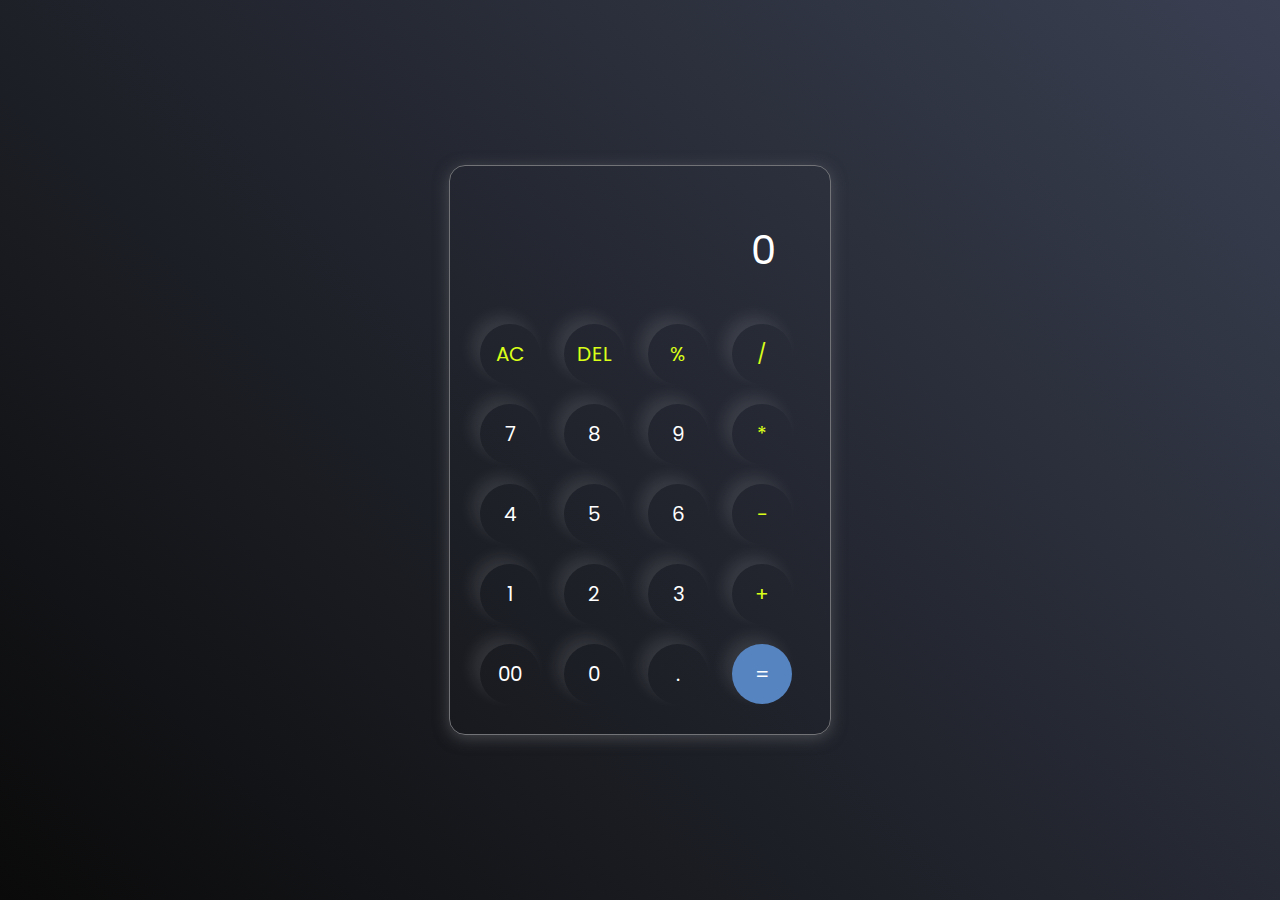
<file: calculator/index.html>
<!DOCTYPE html>
<html lang="en">
 <head> 
  <meta charset="UTF-8"> 
  <meta http-equiv="X-UA-Compatible" content="IE=edge"> 
  <meta name="viewport" content="width=device-width, initial-scale=1.0"> 
  <link rel="stylesheet" href="style.css"> 
  <title>Calculator</title> 
 </head> 
 <body> 
  <div class="container"> 
   <div class="calculator"> 
    <input type="text" id="inputBox" placeholder="0"> 
    <div> <button class="button operator">AC</button> <button class="button operator">DEL</button> <button class="button operator">%</button> <button class="button operator">/</button> 
    </div> 
    <div> <button class="button">7</button> <button class="button">8</button> <button class="button">9</button> <button class="button operator">*</button> 
    </div> 
    <div> <button class="button">4</button> <button class="button">5</button> <button class="button">6</button> <button class="button operator">-</button> 
    </div> 
    <div> <button class="button">1</button> <button class="button">2</button> <button class="button">3</button> <button class="button operator">+</button> 
    </div> 
    <div> <button class="button">00</button> <button class="button">0</button> <button class="button">.</button> <button class="button equalBtn">=</button> 
    </div> 
   </div> 
  </div> 
  <script src="script.js"></script> 
 </body>
</html>
</file>
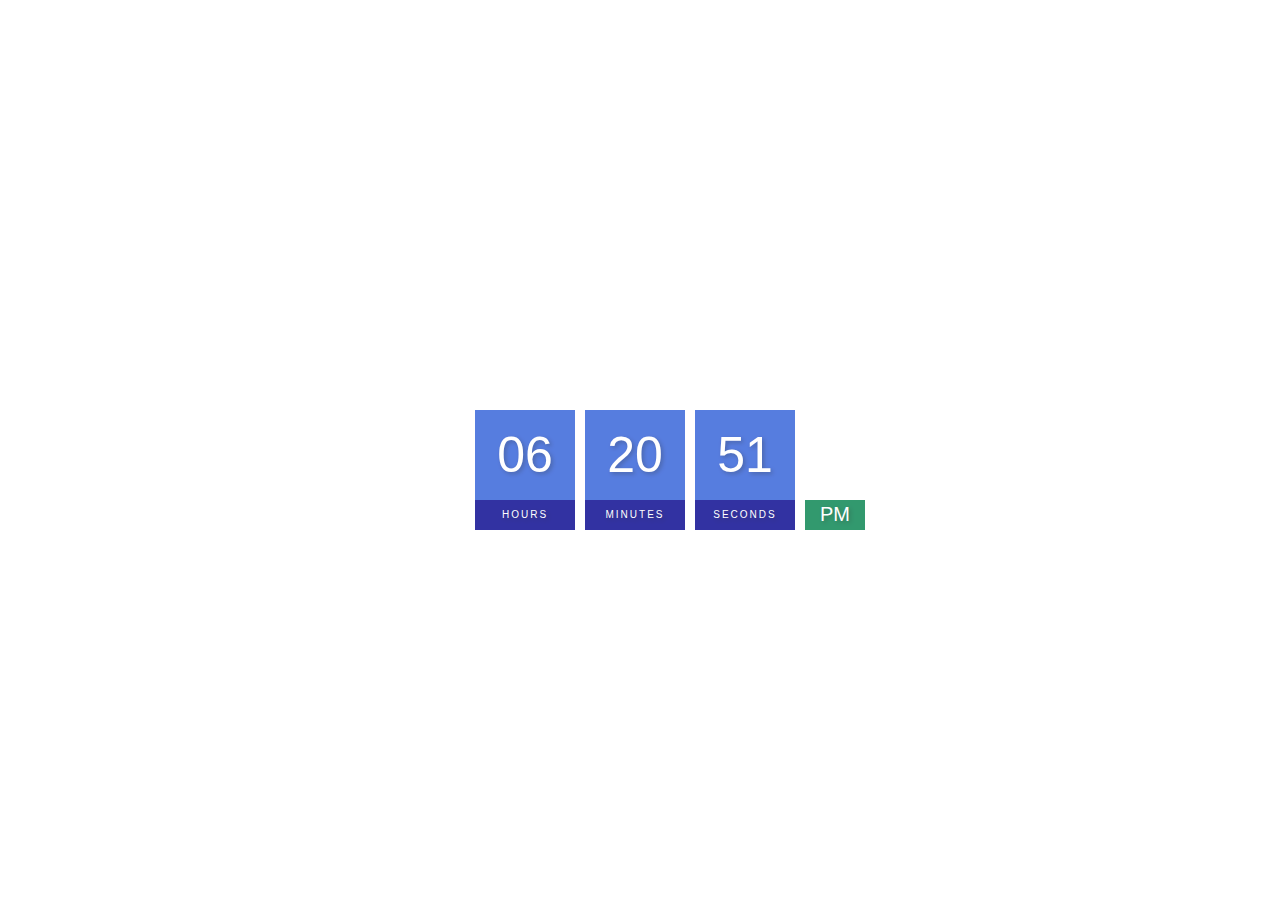
<file: digital-clock/index.html>
<!DOCTYPE html>
<html lang="en">
  <head>
    <meta charset="UTF-8" />
    <meta http-equiv="X-UA-Compatible" content="IE=edge" />
    <meta name="viewport" content="width=device-width, initial-scale=1.0" />
    <title>Digital Clock</title>
    <link rel="stylesheet" href="style.css" />
  </head>
  <body>
    <h2>Digital Clock</h2>
    <div class="clock">
      <div>
        <span id="hour">00</span>
        <span class="text">Hours</span>
      </div>
      <div>
        <span id="minutes">00</span>
        <span class="text">Minutes</span>
      </div>
      <div>
        <span id="seconds">00</span>
        <span class="text">Seconds</span>
      </div>
      <div>
        <span id="ampm">AM</span>
      </div>
    </div>
    <script src="script.js"></script>
  </body>
</html>
</file>
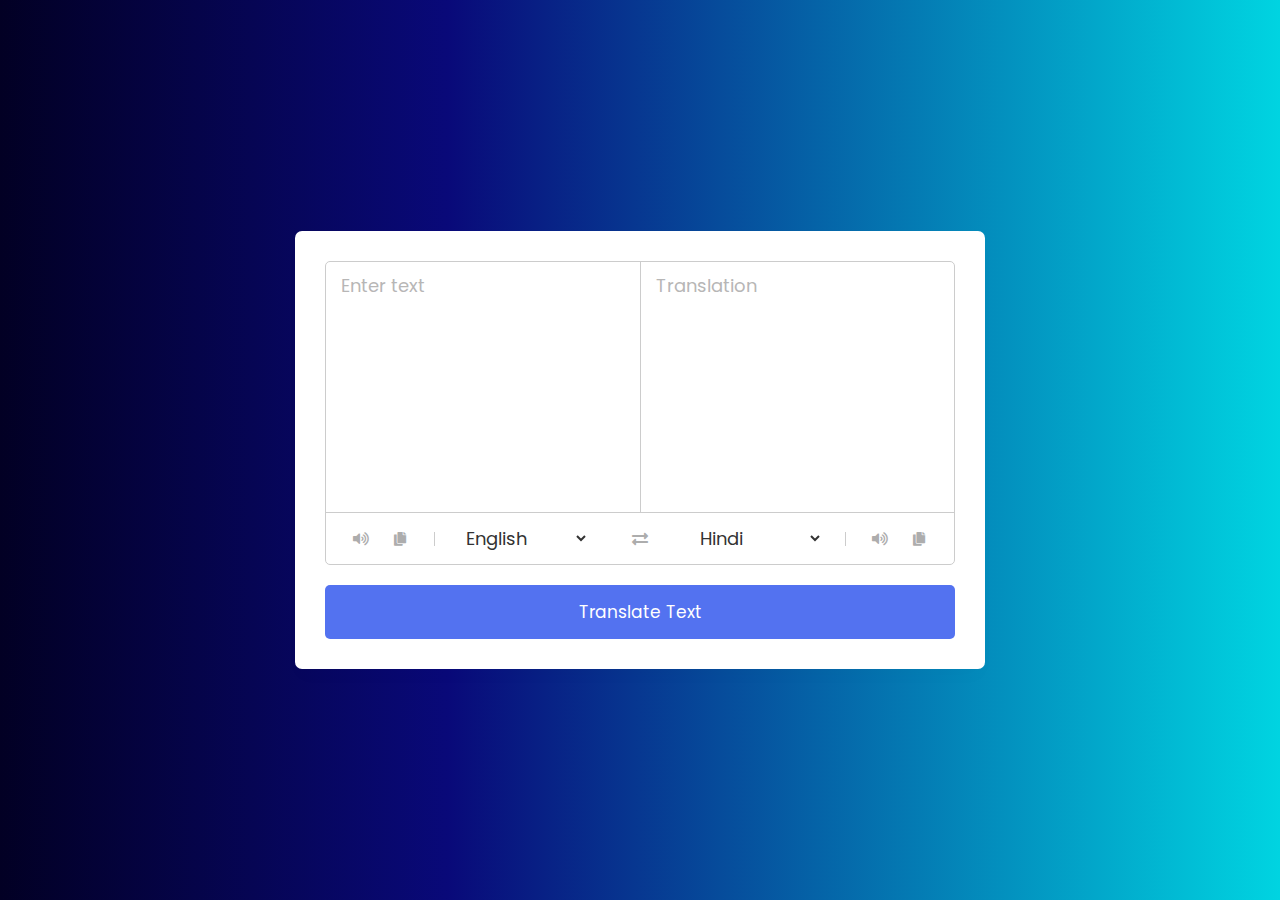
<file: Language Translator App in JavaScript/index.html>
<!DOCTYPE html>
<html lang="en" dir="ltr">
  <head>
    <meta charset="utf-8">  
    <title>Language Translator</title>
    <link rel="stylesheet" href="style.css">
    <meta name="viewport" content="width=device-width, initial-scale=1.0">
    <!-- Font Awesome CDN Link for Icons -->
    <link rel="stylesheet" href="https://cdnjs.cloudflare.com/ajax/libs/font-awesome/5.15.3/css/all.min.css"/>
  </head>
  <body>
    <div class="container">
      <div class="wrapper">
        <div class="text-input">
          <textarea spellcheck="false" class="from-text" placeholder="Enter text"></textarea>
          <textarea spellcheck="false" readonly disabled class="to-text" placeholder="Translation"></textarea>
        </div>
        <ul class="controls">
          <li class="row from">
            <div class="icons">
              <i id="from" class="fas fa-volume-up"></i>
              <i id="from" class="fas fa-copy"></i>
            </div>
            <select></select>
          </li>
          <li class="exchange"><i class="fas fa-exchange-alt"></i></li>
          <li class="row to">
            <select></select>
            <div class="icons">
              <i id="to" class="fas fa-volume-up"></i>
              <i id="to" class="fas fa-copy"></i>
            </div>
          </li>
        </ul>
      </div>
      <button>Translate Text</button>
    </div>

    <script src="js/countries.js"></script>
    <script src="js/script.js"></script>

  </body>
</html>
</file>
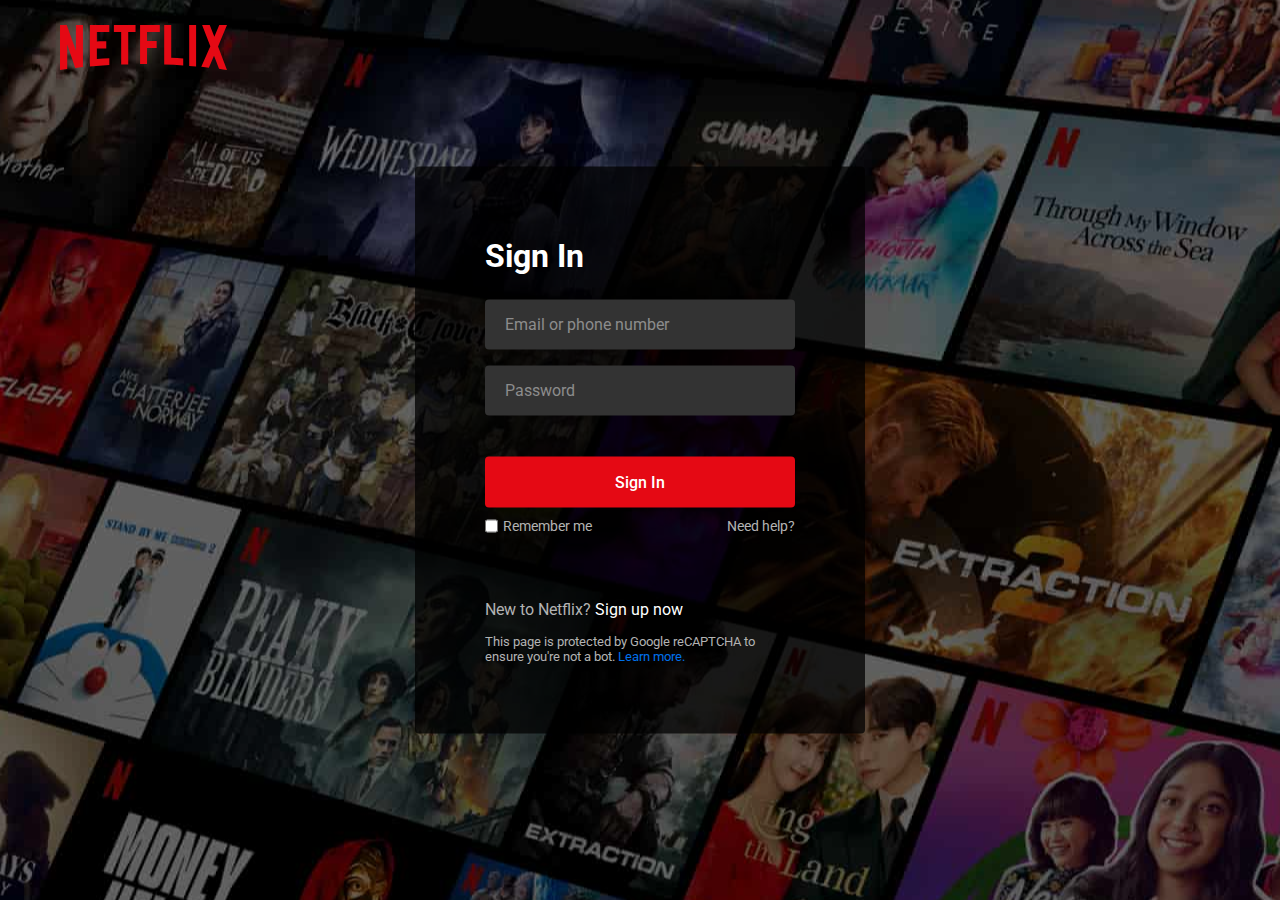
<file: netflix-login-page/index.html>
<!DOCTYPE html>
<html lang="en">
<head>
    <meta charset="UTF-8">
    <meta name="viewport" content="width=device-width, initial-scale=1.0">
    <title>Netflix Login Page </title>
    <link rel="stylesheet" href="style.css">
</head>
<body>
    <nav>
        <a href="#"><img src="logo.svg" alt="logo"></a>
    </nav>
    <div class="form-wrapper">
        <h2>Sign In</h2>
        <form action="#">
            <div class="form-control">
                <input type="text" required>
                <label>Email or phone number</label>
            </div>
            <div class="form-control">
                <input type="password" required>
                <label>Password</label>
            </div>
            <button type="submit">Sign In</button>
            <div class="form-help"> 
                <div class="remember-me">
                    <input type="checkbox" id="remember-me">
                    <label for="remember-me">Remember me</label>
                </div>
                <a href="#">Need help?</a>
            </div>
        </form>
        <p>New to Netflix? <a href="#">Sign up now</a></p>
        <small>
            This page is protected by Google reCAPTCHA to ensure you're not a bot. 
            <a href="#">Learn more.</a>
        </small>
    </div>
</body>
</html>
</file>
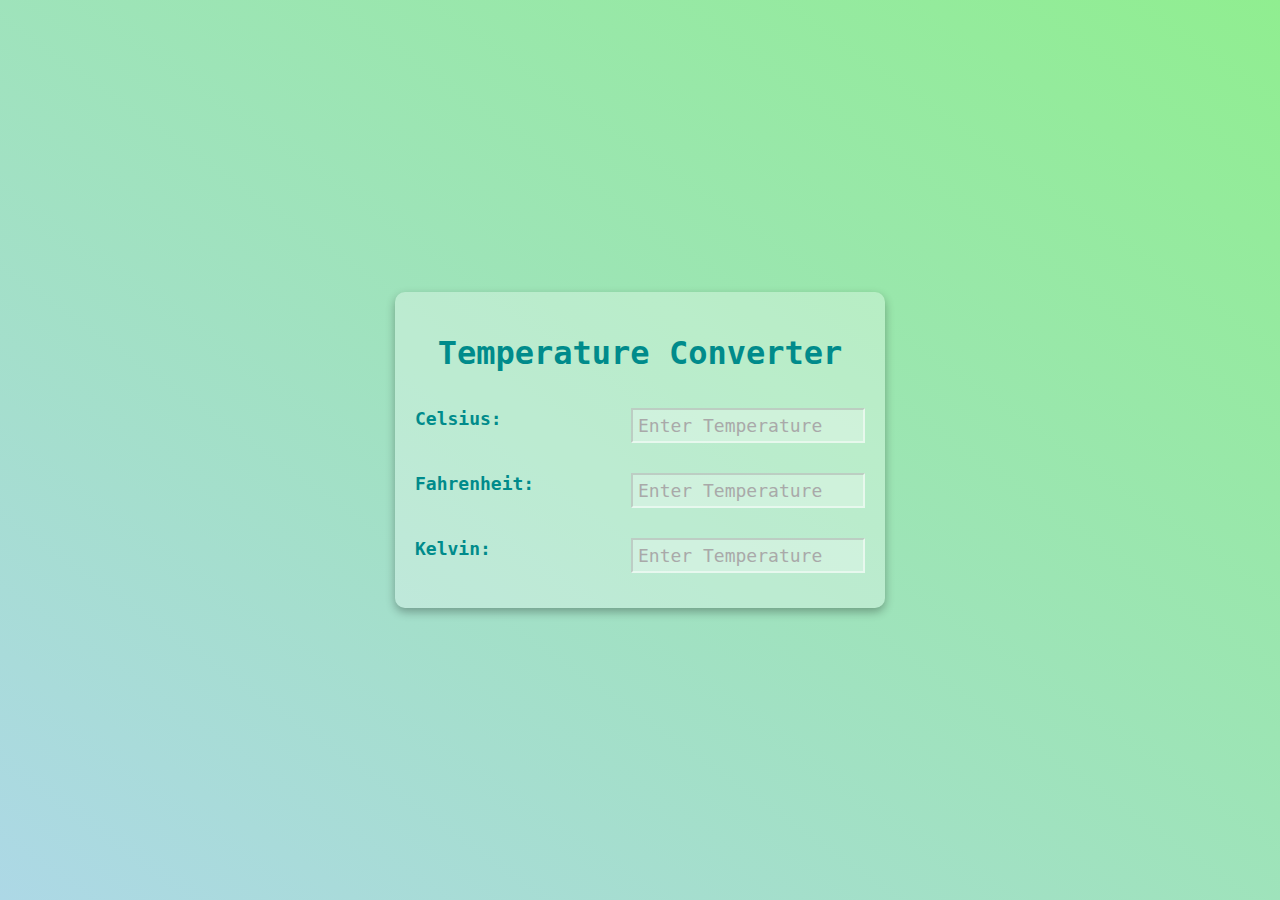
<file: temperature-converter/index.html>
<!DOCTYPE html>
<html lang="en">
  <head>
    <meta charset="UTF-8" />
    <meta http-equiv="X-UA-Compatible" content="IE=edge" />
    <meta name="viewport" content="width=device-width, initial-scale=1.0" />
    <title>Temperature Converter</title>
    <link rel="stylesheet" href="style.css" />
  </head>
  <body>
    <div class="container">
      <h1 class="heading">Temperature Converter</h1>
      <div class="temp-container">
        <label for="celsius">Celsius:</label>
        <input
          onchange="computeTemp(event)"
          type="number"
          name="celsius"
          id="celsius"
          placeholder="Enter Temperature"
          class="input"
        />
      </div>
      <div class="temp-container">
        <label for="fahrenheit">Fahrenheit:</label>
        <input
          onchange="computeTemp(event)"
          type="number"
          name="fahrenheit"
          id="fahrenheit"
          placeholder="Enter Temperature"
          class="input"
        />
      </div>
      <div class="temp-container">
        <label for="kelvin">Kelvin:</label>
        <input
          onchange="computeTemp(event)"
          type="number"
          name="kelvin"
          id="kelvin"
          placeholder="Enter Temperature"
          class="input"
        />
      </div>
    </div>
    <script src="script.js"></script>
  </body>
</html>
</file>
<file: calculator/style.css>
@import url('https://fonts.googleapis.com/css2?family=Poppins:wght@500&display=swap');

*{
    margin: 0;
    padding: 0;
    box-sizing: border-box;
    font-family: 'Poppins', sans-serif;
}

body{
    width: 100%;
    height: 100vh;
    display: flex;
    justify-content: center;
    align-items: center;
    background: linear-gradient(45deg, #0a0a0a, #3a4052);
}

.calculator{
    border: 1px solid #717377;
    padding: 20px;
    border-radius: 16px;
    background: transparent;
    box-shadow: 0px 3px 15px rgba(113, 115, 119, 0.5);

}

input{
    width: 320px;
    border: none;
    padding: 24px;
    margin: 10px;
    background: transparent;
    box-shadow: 0px 3px 15px rgbs(84, 84, 84, 0.1);
    font-size: 40px;
    text-align: right;
    cursor: pointer;
    color: #ffffff;
}

input::placeholder{
    color: #ffffff;
}

button{
    border: none;
    width: 60px;
    height: 60px;
    margin: 10px;
    border-radius: 50%;
    background: transparent;
    color: #ffffff;
    font-size: 20px;
    box-shadow: -8px -8px 15px rgba(255, 255, 255, 0.1);
    cursor: pointer;
}

.equalBtn{
    background-color: #5684c1;
}

.operator{
    color: #d9ff19;
}
</file>
<file: digital-clock/style.css>
body {
    margin: 0;
    font-family: sans-serif;
    display: flex;
    flex-direction: column;
    align-items: center;
    height: 100vh;
    justify-content: center;
    background: url("https://images.unsplash.com/photo-1530305408560-82d13781b33a?crop=entropy&cs=tinysrgb&fit=max&fm=jpg&ixid=M3w0MTg4NjR8MHwxfHNlYXJjaHwxfHxwbGFpbnxlbnwwfHx8fDE2ODg0ODEyMzB8MA&ixlib=rb-4.0.3&q=80&w=400");
    background-size: cover;
    overflow: hidden;
  }
  
  h2 {
    text-transform: uppercase;
    letter-spacing: 4px;
    font-size: 14px;
    text-align: center;
    color: white;
  }
  
  .clock {
    display: flex;
  }
  
  .clock div {
    margin: 5px;
    position: relative;
  }
  
  .clock span {
    width: 100px;
    height: 90px;
    background: rgb(45, 93, 216);
    opacity: 0.8;
    color: white;
    display: flex;
    justify-content: center;
    align-items: center;
    font-size: 50px;
    text-shadow: 2px 2px 4px rgba(0, 0, 0, 0.3);
  }
  
  .clock .text {
    height: 30px;
    font-size: 10px;
    text-transform: uppercase;
    letter-spacing: 2px;
    background: darkblue;
    opacity: 0.8;
  }
  
  .clock #ampm {
    bottom: 0;
    position: absolute;
    width: 60px;
    height: 30px;
    font-size: 20px;
    background: rgb(0, 128, 75);
  }
</file>
<file: Language Translator App in JavaScript/style.css>
/* Import Google Font - Poppins */
@import url('https://fonts.googleapis.com/css2?family=Poppins:wght@400;500;600;700&display=swap');
*{
  margin: 0;
  padding: 0;
  box-sizing: border-box;
  font-family: 'Poppins', sans-serif;
}
body{
  display: flex;
  align-items: center;
  justify-content: center;
  padding: 0 10px;
  min-height: 100vh;
  background: linear-gradient(90deg, rgba(2,0,36,1) 0%, rgba(9,9,121,1)35%, rgba(0,212,225)100%);
}
.container{
  max-width: 690px;
  width: 100%;
  padding: 30px;
  background: #fff;
  border-radius: 7px;
  box-shadow: 0 10px 20px rgba(0,0,0,0.01);
}
.wrapper{
  border-radius: 5px;
  border: 1px solid #ccc;
}
.wrapper .text-input{
  display: flex;
  border-bottom: 1px solid #ccc;
}
.text-input .to-text{
  border-radius: 0px;
  border-left: 1px solid #ccc;
}
.text-input textarea{
  height: 250px;
  width: 100%;
  border: none;
  outline: none;
  resize: none;
  background: none;
  font-size: 18px;
  padding: 10px 15px;
  border-radius: 5px;
}
.text-input textarea::placeholder{
  color: #b7b6b6;
}
.controls, li, .icons, .icons i{
  display: flex;
  align-items: center;
  justify-content: space-between;
}
.controls{
  list-style: none;
  padding: 12px 15px;
}
.controls .row .icons{
  width: 38%;
}
.controls .row .icons i{
  width: 50px;
  color: #adadad;
  font-size: 14px;
  cursor: pointer;
  transition: transform 0.2s ease;
  justify-content: center;
}
.controls .row.from .icons{
  padding-right: 15px;
  border-right: 1px solid #ccc;
}
.controls .row.to .icons{
  padding-left: 15px;
  border-left: 1px solid #ccc;
}
.controls .row select{
  color: #333;
  border: none;
  outline: none;
  font-size: 18px;
  background: none;
  padding-left: 5px;
}
.text-input textarea::-webkit-scrollbar{
  width: 4px;
}
.controls .row select::-webkit-scrollbar{
  width: 8px;
}
.text-input textarea::-webkit-scrollbar-track,
.controls .row select::-webkit-scrollbar-track{
  background: #fff;
}
.text-input textarea::-webkit-scrollbar-thumb{
  background: #ddd;
  border-radius: 8px;
}
.controls .row select::-webkit-scrollbar-thumb{
  background: #999;
  border-radius: 8px;
  border-right: 2px solid #ffffff;
}
.controls .exchange{
  color: #adadad;
  cursor: pointer;
  font-size: 16px;
  transition: transform 0.2s ease;
}
.controls i:active{
  transform: scale(0.9);
}
.container button{
  width: 100%;
  padding: 14px;
  outline: none;
  border: none;
  color: #fff;
  cursor: pointer;
  margin-top: 20px;
  font-size: 17px;
  border-radius: 5px;
  background: #5372F0;
}

@media (max-width: 660px){
  .container{
    padding: 20px;
  }
  .wrapper .text-input{
    flex-direction: column;
  }
  .text-input .to-text{
    border-left: 0px;
    border-top: 1px solid #ccc;
  }
  .text-input textarea{
    height: 200px;
  }
  .controls .row .icons{
    display: none;
  }
  .container button{
    padding: 13px;
    font-size: 16px;
  }
  .controls .row select{
    font-size: 16px;
  }
  .controls .exchange{
    font-size: 14px;
  }
}
</file>
<file: netflix-login-page/style.css>
@import url("https://fonts.googleapis.com/css2?family=Roboto:wght@400;500;600;700&display=swap");

* {
    margin: 0;
    padding: 0;
    box-sizing: border-box;
    font-family: 'Roboto', sans-serif;
}

body {
    background: #000;
}

body::before {
    content: "";
    position: absolute;
    left: 0;
    top: 0;
    opacity: 0.5;
    width: 100%;
    height: 100%;
    background: url("hero-img.jpg");
    background-position: center;
}

nav {
    position: fixed;
    padding: 25px 60px;
    z-index: 1;
}

nav a img {
    width: 167px;
}

.form-wrapper {
    position: absolute;
    left: 50%;
    top: 50%;
    border-radius: 4px;
    padding: 70px;
    width: 450px;
    transform: translate(-50%, -50%);
    background: rgba(0, 0, 0, .75);
}

.form-wrapper h2 {
    color: #fff;
    font-size: 2rem;
}

.form-wrapper form {
    margin: 25px 0 65px;
}

form .form-control {
    height: 50px;
    position: relative;
    margin-bottom: 16px;
}

.form-control input {
    height: 100%;
    width: 100%;
    background: #333;
    border: none;
    outline: none;
    border-radius: 4px;
    color: #fff;
    font-size: 1rem;
    padding: 0 20px;
}

.form-control input:is(:focus, :valid) {
    background: #444;
    padding: 16px 20px 0;
}

.form-control label {
    position: absolute;
    left: 20px;
    top: 50%;
    transform: translateY(-50%);
    font-size: 1rem;
    pointer-events: none;
    color: #8c8c8c;
    transition: all 0.1s ease;
}

.form-control input:is(:focus, :valid)~label {
    font-size: 0.75rem;
    transform: translateY(-130%);
}

form button {
    width: 100%;
    padding: 16px 0;
    font-size: 1rem;
    background: #e50914;
    color: #fff;
    font-weight: 500;
    border-radius: 4px;
    border: none;
    outline: none;
    margin: 25px 0 10px;
    cursor: pointer;
    transition: 0.1s ease;
}

form button:hover {
    background: #c40812;
}

.form-wrapper a {
    text-decoration: none;
}

.form-wrapper a:hover {
    text-decoration: underline;
}

.form-wrapper :where(label, p, small, a) {
    color: #b3b3b3;
}

form .form-help {
    display: flex;
    justify-content: space-between;
}

form .remember-me {
    display: flex;
}

form .remember-me input {
    margin-right: 5px;
    accent-color: #b3b3b3;
}

form .form-help :where(label, a) {
    font-size: 0.9rem;
}

.form-wrapper p a {
    color: #fff;
}

.form-wrapper small {
    display: block;
    margin-top: 15px;
    color: #b3b3b3;
}

.form-wrapper small a {
    color: #0071eb;
}

@media (max-width: 740px) {
    body::before {
        display: none;
    }

    nav, .form-wrapper {
        padding: 20px;
    }

    nav a img {
        width: 140px;
    }

    .form-wrapper {
        width: 100%;
        top: 43%;
    }

    .form-wrapper form {
        margin: 25px 0 40px;
    }
}
</file>
<file: temperature-converter/style.css>
body {
    margin: 0;
    background: linear-gradient(to left bottom, lightgreen, lightblue);
    min-height: 100vh;
    display: flex;
    justify-content: center;
    align-items: center;
    font-family: monospace;
    color: darkcyan;
  }
  
  .container {
    background: rgba(255, 255, 255, 0.3);
    padding: 20px;
    box-shadow: 0 4px 10px rgba(0, 0, 0, 0.3);
    border-radius: 10px;
    width: 85%;
    max-width: 450px;
    min-width: 350px;
    display: flex;
    flex-direction: column;
    align-items: center;
  }
  
  .heading {
    font-size: 32px;
  }
  
  .temp-container {
    width: 100%;
    padding: 15px;
    font-weight: bold;
    font-size: 18px;
  }
  
  .input {
    width: 220px;
    font-family: monospace;
    padding: 5px;
    float: right;
    outline: none;
    background: rgba(255, 255, 255, 0.3);
    border-color: rgba(255, 255, 255, 0.5);
    color: darkgreen;
    font-size: 18px;
  }
  
  
  .input::placeholder{
      color: darkgray;
  }
</file>
